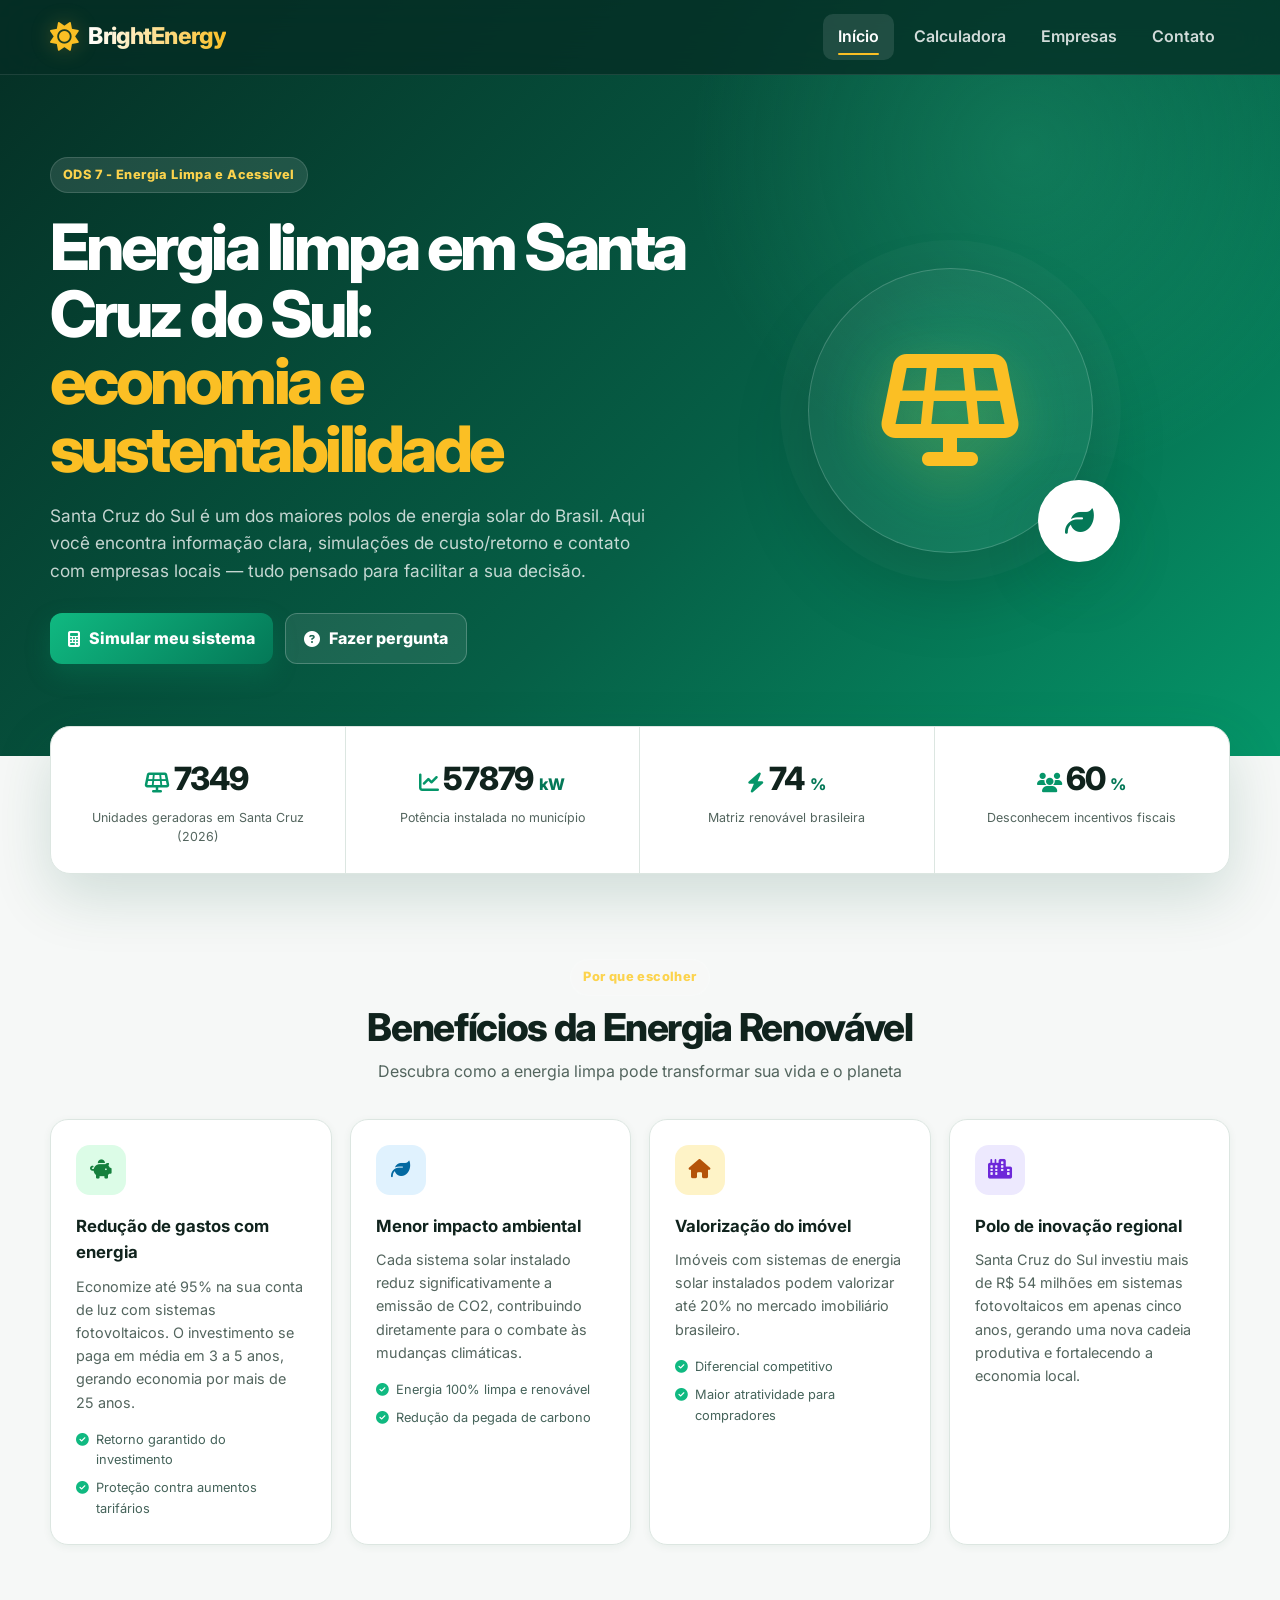
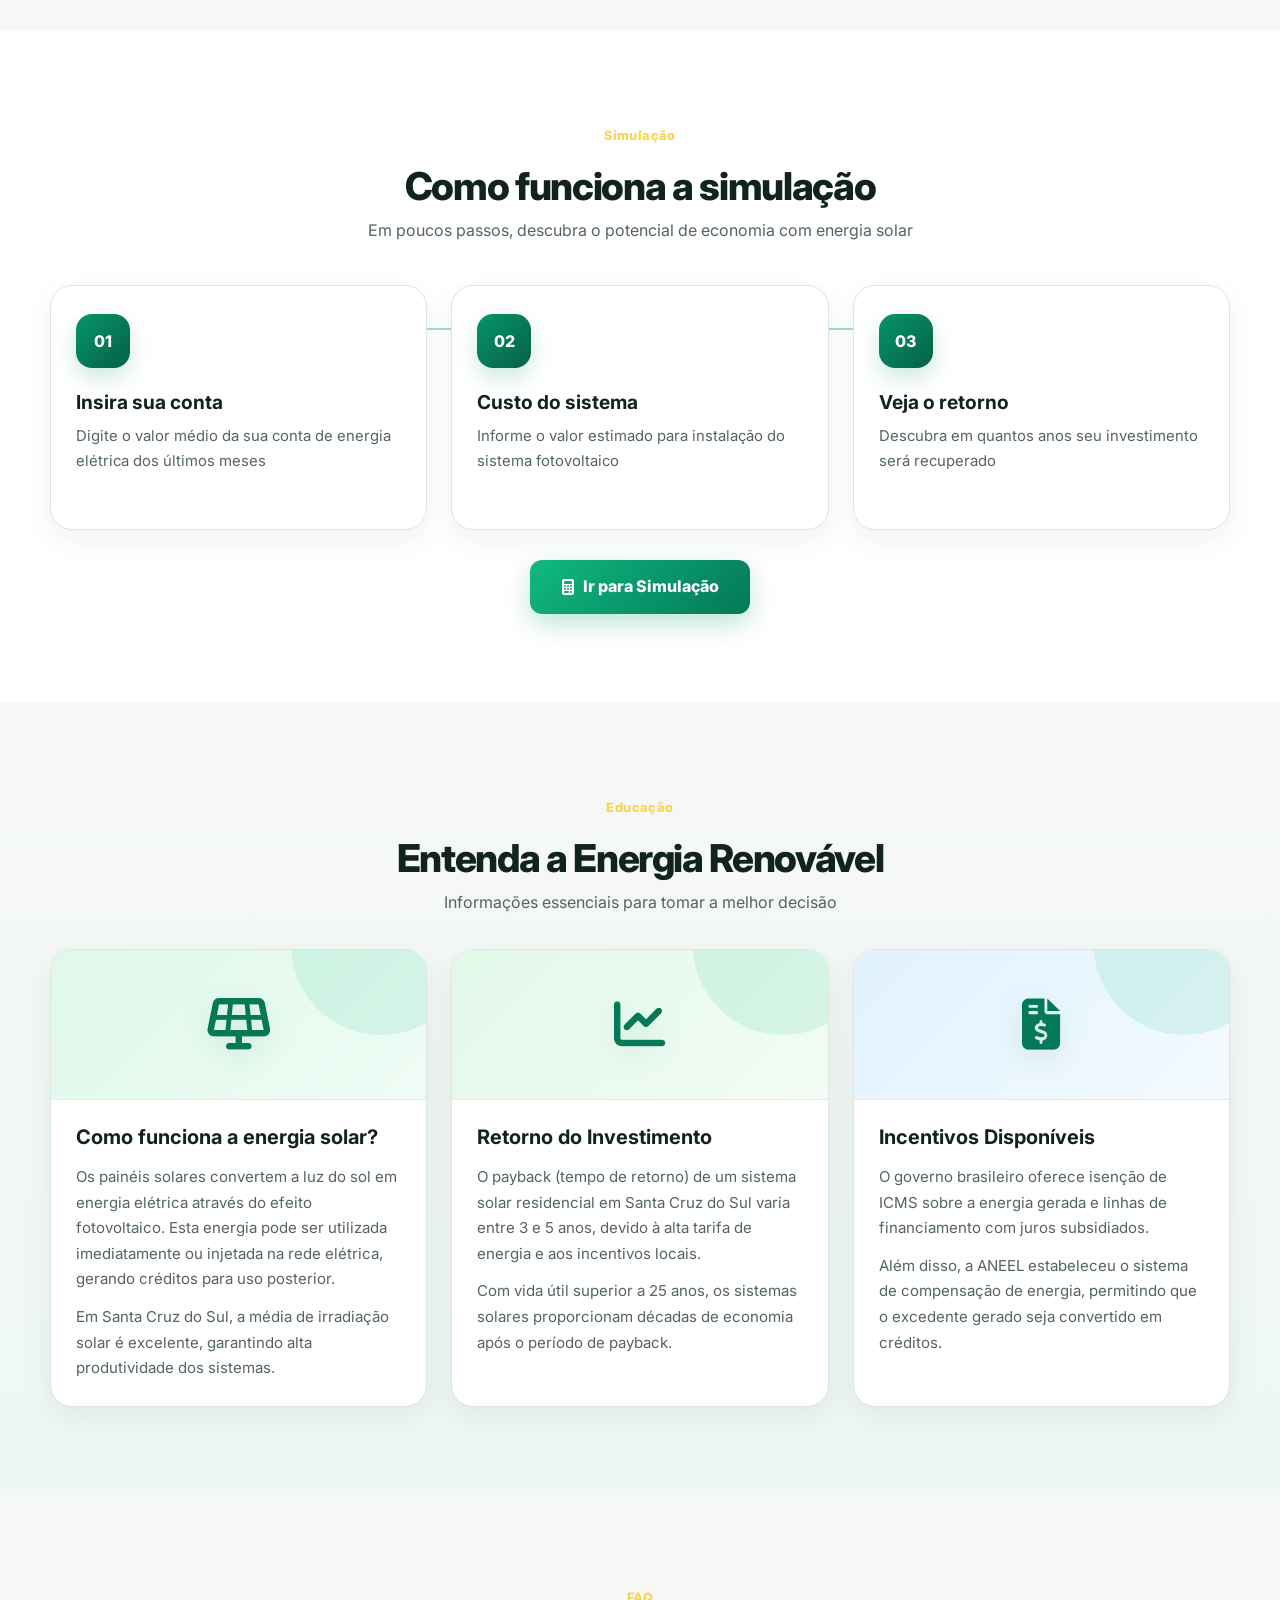
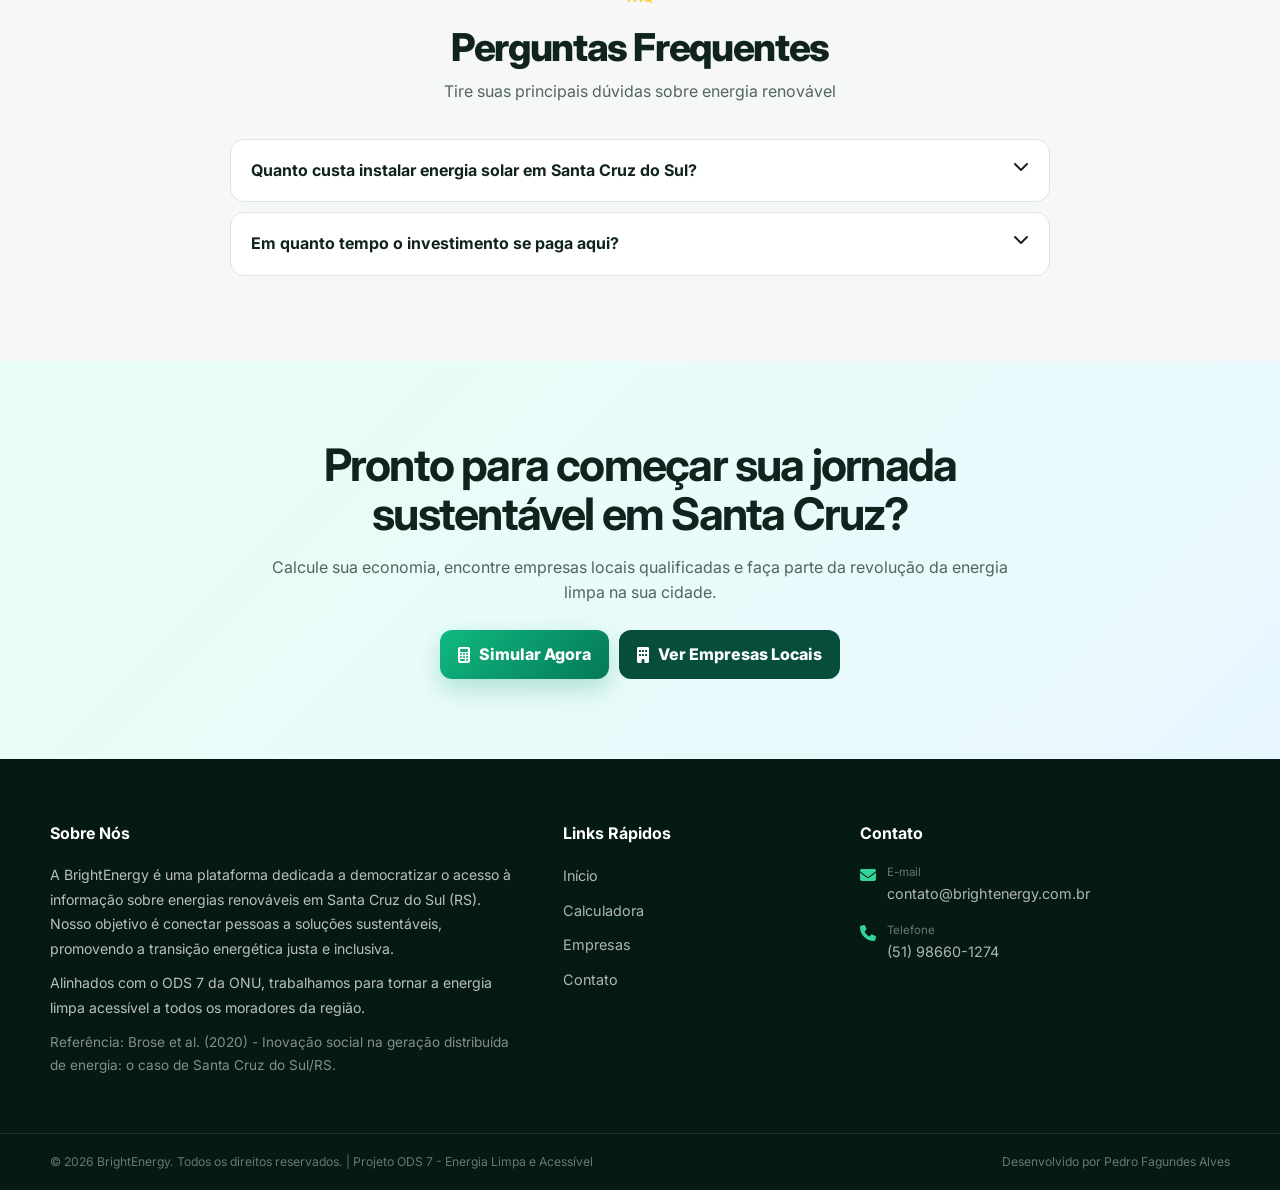
<file: index.html>
<!DOCTYPE html>
<html lang="pt-BR">

<head>
    <meta charset="UTF-8">
    <meta name="viewport" content="width=device-width, initial-scale=1.0">
    <title>BrightEnergy - Energia Limpa em Santa Cruz do Sul</title>
    <link rel="stylesheet" href="css/style.css">
    <link rel="preconnect" href="https://fonts.googleapis.com">
    <link rel="preconnect" href="https://fonts.gstatic.com" crossorigin>
    <link href="https://fonts.googleapis.com/css2?family=Inter:wght@300;400;500;600;700;800&display=swap"
        rel="stylesheet">
    <link rel="stylesheet" href="https://cdnjs.cloudflare.com/ajax/libs/font-awesome/6.5.1/css/all.min.css">
</head>

<body>
    <header class="cabecalho">
        <nav class="navegacao">
            <div class="container navegacao__container">
                <a href="index.html" class="navegacao__logo">
                    <i class="fas fa-sun navegacao__icone-logo"></i>
                    <span class="navegacao__texto-logo">BrightEnergy</span>
                </a>

                <button class="navegacao__menu-mobile" id="botao-menu-mobile" aria-label="Abrir menu">
                    <span class="navegacao__hamburguer"></span>
                </button>

                <ul class="navegacao__menu" id="menu-principal">
                    <li class="navegacao__item">
                        <a href="index.html" class="navegacao__link navegacao__link--ativo">Início</a>
                    </li>
                    <li class="navegacao__item">
                        <a href="calculadora.html" class="navegacao__link">Calculadora</a>
                    </li>
                    <li class="navegacao__item">
                        <a href="empresas.html" class="navegacao__link">Empresas</a>
                    </li>
                    <li class="navegacao__item">
                        <a href="contato.html" class="navegacao__link">Contato</a>
                    </li>
                    <li class="navegacao__item" id="menu-admin-item" style="display:none;">
                        <a href="admin.html" class="navegacao__link">Admin</a>
                    </li>
                </ul>
            </div>
        </nav>

        <section class="hero">
            <div class="container hero__container">
                <div class="hero__conteudo">
                    <span class="hero__etiqueta">ODS 7 - Energia Limpa e Acessível</span>
                    <h1 class="hero__titulo">Energia limpa em Santa Cruz do Sul:<br><span
                            class="hero__destaque">economia e sustentabilidade</span></h1>
                    <p class="hero__descricao">
                        Santa Cruz do Sul é um dos maiores polos de energia solar do Brasil.
                        Aqui você encontra informação clara, simulações de custo/retorno e contato com empresas locais —
                        tudo pensado para facilitar a sua decisão.
                    </p>
                    <div class="hero__botoes">
                        <a href="calculadora.html" class="botao botao--primario">
                            <i class="fas fa-calculator"></i> Simular meu sistema
                        </a>
                        <a href="contato.html" class="botao botao--secundario">
                            <i class="fas fa-question-circle"></i> Fazer pergunta
                        </a>
                    </div>
                </div>
                <div class="hero__imagem">
                    <div class="hero__circulo-principal">
                        <i class="fas fa-solar-panel hero__icone-principal"></i>
                    </div>
                    <div class="hero__circulo-secundario">
                        <i class="fas fa-leaf hero__icone-secundario"></i>
                    </div>
                </div>
            </div>
        </section>
    </header>

    <main>
        <section class="estatisticas">
            <div class="container">
                <div class="estatisticas__grade">
                    <div class="estatisticas__item">
                        <i class="fas fa-solar-panel estatisticas__icone"></i>
                        <span class="estatisticas__numero" data-alvo="8304">0</span>
                        <span class="estatisticas__porcentagem"></span>
                        <p class="estatisticas__rotulo">Unidades geradoras em Santa Cruz (2026)</p>
                    </div>
                    <div class="estatisticas__item">
                        <i class="fas fa-chart-line estatisticas__icone"></i>
                        <span class="estatisticas__numero" data-alvo="65400 kW">0</span>
                        <span class="estatisticas__porcentagem">kW</span>
                        <p class="estatisticas__rotulo">Potência instalada no município</p>
                    </div>
                    <div class="estatisticas__item">
                        <i class="fas fa-bolt estatisticas__icone"></i>
                        <span class="estatisticas__numero" data-alvo="84">0</span>
                        <span class="estatisticas__porcentagem">%</span>
                        <p class="estatisticas__rotulo">Matriz renovável brasileira</p>
                    </div>
                    <div class="estatisticas__item">
                        <i class="fas fa-users estatisticas__icone"></i>
                        <span class="estatisticas__numero" data-alvo="68">0</span>
                        <span class="estatisticas__porcentagem">%</span>
                        <p class="estatisticas__rotulo">Desconhecem incentivos fiscais</p>
                    </div>
                </div>
            </div>
        </section>

        <section class="beneficios" id="beneficios">
            <div class="container">
                <div class="secao__cabecalho">
                    <span class="secao__etiqueta">Por que escolher</span>
                    <h2 class="secao__titulo">Benefícios da Energia Renovável</h2>
                    <p class="secao__descricao">Descubra como a energia limpa pode transformar sua vida e o planeta</p>
                </div>

                <div class="beneficios__grade">
                    <div class="beneficios__cartao" data-animacao="aparecer-esquerda">
                        <div class="beneficios__icone-container beneficios__icone-container--verde">
                            <i class="fas fa-piggy-bank beneficios__icone"></i>
                        </div>
                        <h3 class="beneficios__titulo">Redução de gastos com energia</h3>
                        <p class="beneficios__texto">
                            Economize até 95% na sua conta de luz com sistemas fotovoltaicos.
                            O investimento se paga em média em 3 a 5 anos, gerando economia por mais de 25 anos.
                        </p>
                        <ul class="beneficios__lista">
                            <li class="beneficios__item-lista"><i class="fas fa-check-circle"></i> Retorno garantido do
                                investimento</li>
                            <li class="beneficios__item-lista"><i class="fas fa-check-circle"></i> Proteção contra
                                aumentos tarifários</li>
                        </ul>
                    </div>

                    <div class="beneficios__cartao" data-animacao="aparecer-cima">
                        <div class="beneficios__icone-container beneficios__icone-container--azul">
                            <i class="fas fa-leaf beneficios__icone"></i>
                        </div>
                        <h3 class="beneficios__titulo">Menor impacto ambiental</h3>
                        <p class="beneficios__texto">
                            Cada sistema solar instalado reduz significativamente a emissão de CO2,
                            contribuindo diretamente para o combate às mudanças climáticas.
                        </p>
                        <ul class="beneficios__lista">
                            <li class="beneficios__item-lista"><i class="fas fa-check-circle"></i> Energia 100% limpa e
                                renovável</li>
                            <li class="beneficios__item-lista"><i class="fas fa-check-circle"></i> Redução da pegada de
                                carbono</li>
                        </ul>
                    </div>

                    <div class="beneficios__cartao" data-animacao="aparecer-direita">
                        <div class="beneficios__icone-container beneficios__icone-container--laranja">
                            <i class="fas fa-home beneficios__icone"></i>
                        </div>
                        <h3 class="beneficios__titulo">Valorização do imóvel</h3>
                        <p class="beneficios__texto">
                            Imóveis com sistemas de energia solar instalados podem valorizar
                            até 20% no mercado imobiliário brasileiro.
                        </p>
                        <ul class="beneficios__lista">
                            <li class="beneficios__item-lista"><i class="fas fa-check-circle"></i> Diferencial
                                competitivo</li>
                            <li class="beneficios__item-lista"><i class="fas fa-check-circle"></i> Maior atratividade
                                para compradores</li>
                        </ul>
                    </div>

                    <div class="beneficios__cartao" data-animacao="aparecer-esquerda">
                        <div class="beneficios__icone-container beneficios__icone-container--roxo">
                            <i class="fas fa-city beneficios__icone"></i>
                        </div>
                        <h3 class="beneficios__titulo">Polo de inovação regional</h3>
                        <p class="beneficios__texto">
                            Santa Cruz do Sul investiu mais de R$ 54 milhões em sistemas fotovoltaicos em apenas cinco
                            anos,
                            gerando uma nova cadeia produtiva e fortalecendo a economia local.
                        </p>
                       
                    </div>
                </div>
            </div>
        </section>

        <section class="como-funciona" id="como-funciona">
            <div class="container">
                <div class="secao__cabecalho">
                    <span class="secao__etiqueta">Simulação</span>
                    <h2 class="secao__titulo">Como funciona a simulação</h2>
                    <p class="secao__descricao">Em poucos passos, descubra o potencial de economia com energia solar</p>
                </div>

                <div class="como-funciona__grade">
                    <div class="como-funciona__passo">
                        <div class="como-funciona__numero">01</div>
                        <div class="como-funciona__conteudo">
                            <h3 class="como-funciona__titulo-passo">Insira sua conta</h3>
                            <p class="como-funciona__descricao-passo">Digite o valor médio da sua conta de energia
                                elétrica dos últimos meses</p>
                        </div>
                    </div>
                    <div class="como-funciona__passo">
                        <div class="como-funciona__numero">02</div>
                        <div class="como-funciona__conteudo">
                            <h3 class="como-funciona__titulo-passo">Custo do sistema</h3>
                            <p class="como-funciona__descricao-passo">Informe o valor estimado para instalação do
                                sistema fotovoltaico</p>
                        </div>
                    </div>
                    <div class="como-funciona__passo">
                        <div class="como-funciona__numero">03</div>
                        <div class="como-funciona__conteudo">
                            <h3 class="como-funciona__titulo-passo">Veja o retorno</h3>
                            <p class="como-funciona__descricao-passo">Descubra em quantos anos seu investimento será
                                recuperado</p>
                        </div>
                    </div>
                </div>

                <div class="como-funciona__acao">
                    <a href="calculadora.html" class="botao botao--primario botao--grande">
                        <i class="fas fa-calculator"></i> Ir para Simulação
                    </a>
                </div>
            </div>
        </section>

        <section class="informacoes-educativas">
            <div class="container">
                <div class="secao__cabecalho">
                    <span class="secao__etiqueta">Educação</span>
                    <h2 class="secao__titulo">Entenda a Energia Renovável</h2>
                    <p class="secao__descricao">Informações essenciais para tomar a melhor decisão</p>
                </div>

                <div class="informacoes-educativas__grade">
                    <article class="informacoes-educativas__artigo">
                        <div class="informacoes-educativas__imagem-container">
                            <i class="fas fa-solar-panel informacoes-educativas__imagem-icone"></i>
                        </div>
                        <div class="informacoes-educativas__conteudo">
                            <h3 class="informacoes-educativas__titulo-artigo">Como funciona a energia solar?</h3>
                            <p class="informacoes-educativas__texto-artigo">
                                Os painéis solares convertem a luz do sol em energia elétrica através do efeito
                                fotovoltaico. Esta energia pode ser utilizada imediatamente ou injetada na rede
                                elétrica, gerando créditos para uso posterior.
                            </p>
                            <p class="informacoes-educativas__texto-artigo">
                                Em Santa Cruz do Sul, a média de irradiação solar é excelente, garantindo alta
                                produtividade dos sistemas.
                            </p>
                        </div>
                    </article>

                    <article class="informacoes-educativas__artigo">
                        <div
                            class="informacoes-educativas__imagem-container informacoes-educativas__imagem-container--verde">
                            <i class="fas fa-chart-line informacoes-educativas__imagem-icone"></i>
                        </div>
                        <div class="informacoes-educativas__conteudo">
                            <h3 class="informacoes-educativas__titulo-artigo">Retorno do Investimento</h3>
                            <p class="informacoes-educativas__texto-artigo">
                                O payback (tempo de retorno) de um sistema solar residencial em Santa Cruz do Sul
                                varia entre 3 e 5 anos, devido à alta tarifa de energia e aos incentivos locais.
                            </p>
                            <p class="informacoes-educativas__texto-artigo">
                                Com vida útil superior a 25 anos, os sistemas solares proporcionam
                                décadas de economia após o período de payback.
                            </p>
                        </div>
                    </article>

                    <article class="informacoes-educativas__artigo">
                        <div
                            class="informacoes-educativas__imagem-container informacoes-educativas__imagem-container--azul">
                            <i class="fas fa-file-invoice-dollar informacoes-educativas__imagem-icone"></i>
                        </div>
                        <div class="informacoes-educativas__conteudo">
                            <h3 class="informacoes-educativas__titulo-artigo">Incentivos Disponíveis</h3>
                            <p class="informacoes-educativas__texto-artigo">
                                O governo brasileiro oferece isenção de ICMS sobre a energia gerada e linhas de
                                financiamento
                                com juros subsidiados.
                            </p>
                            <p class="informacoes-educativas__texto-artigo">
                                Além disso, a ANEEL estabeleceu o sistema de compensação de energia,
                                permitindo que o excedente gerado seja convertido em créditos.
                            </p>
                        </div>
                    </article>
                </div>
            </div>
        </section>

        <section class="faq">
            <div class="container">
                <div class="secao__cabecalho">
                    <span class="secao__etiqueta">FAQ</span>
                    <h2 class="secao__titulo">Perguntas Frequentes</h2>
                    <p class="secao__descricao">Tire suas principais dúvidas sobre energia renovável</p>
                </div>

                <div class="faq__lista">
                    <div class="faq__item">
                        <button class="faq__pergunta" aria-expanded="false">
                            <span>Quanto custa instalar energia solar em Santa Cruz do Sul?</span>
                            <i class="fas fa-chevron-down faq__icone"></i>
                        </button>
                        <div class="faq__resposta">
                            <p>O custo médio para um sistema residencial de 3 kWp (que gera cerca de 360 kWh/mês) fica
                                entre R$ 12.000 e R$ 18.000, já incluindo instalação. Empresas locais como a Solled e a
                                Solar Vale oferecem orçamentos gratuitos.</p>
                        </div>
                    </div>

                    <div class="faq__item">
                        <button class="faq__pergunta" aria-expanded="false">
                            <span>Em quanto tempo o investimento se paga aqui?</span>
                            <i class="fas fa-chevron-down faq__icone"></i>
                        </button>
                        <div class="faq__resposta">
                            <p>Na região, o payback médio é de 3 a 5 anos, devido às tarifas elevadas e à boa irradiação
                                solar. A vida útil dos painéis é superior a 25 anos, garantindo economia por décadas.
                            </p>
                        </div>
                    </div>

                </div>
            </div>
        </section>

        <section class="cta">
            <div class="container">
                <div class="cta__conteudo">
                    <h2 class="cta__titulo">Pronto para começar sua jornada sustentável em Santa Cruz?</h2>
                    <p class="cta__descricao">
                        Calcule sua economia, encontre empresas locais qualificadas e faça parte
                        da revolução da energia limpa na sua cidade.
                    </p>
                    <div class="cta__botoes">
                        <a href="calculadora.html" class="botao botao--primario">
                            <i class="fas fa-calculator"></i> Simular Agora
                        </a>
                        <a href="empresas.html" class="botao botao--secundario">
                            <i class="fas fa-building"></i> Ver Empresas Locais
                        </a>
                    </div>
                </div>
            </div>
        </section>
    </main>

    <footer class="rodape">
        <div class="container rodape__container">
            <div class="rodape__esquerda">
                <div class="rodape__sobre">
                    <h3 class="rodape__titulo-sobre">Sobre Nós</h3>
                    <p class="rodape__texto-sobre">
                        A BrightEnergy é uma plataforma dedicada a democratizar o acesso à informação
                        sobre energias renováveis em Santa Cruz do Sul (RS). Nosso objetivo é conectar pessoas a
                        soluções sustentáveis, promovendo a transição energética justa e inclusiva.
                    </p>
                    <p class="rodape__texto-sobre">
                        Alinhados com o ODS 7 da ONU, trabalhamos para tornar a energia limpa
                        acessível a todos os moradores da região.
                    </p>
                    <p class="rodape__texto-sobre" style="font-size:0.85rem; color:rgba(255,255,255,0.5);">
                        Referência: Brose et al. (2020) - Inovação social na geração distribuída de energia: o caso de
                        Santa Cruz do Sul/RS.
                    </p>
                </div>
            </div>

            <div class="rodape__centro">
                <h3 class="rodape__titulo-links">Links Rápidos</h3>
                <ul class="rodape__links">
                    <li class="rodape__item-link"><a href="index.html" class="rodape__link">Início</a></li>
                    <li class="rodape__item-link"><a href="calculadora.html" class="rodape__link">Calculadora</a></li>
                    <li class="rodape__item-link"><a href="empresas.html" class="rodape__link">Empresas</a></li>
                    <li class="rodape__item-link"><a href="contato.html" class="rodape__link">Contato</a></li>
                </ul>
            </div>

            <div class="rodape__direita">
                <h3 class="rodape__titulo-contato">Contato</h3>
                <div class="rodape__info-contato">
                    <div class="rodape__contato-item">
                        <i class="fas fa-envelope rodape__icone-contato"></i>
                        <div>
                            <span class="rodape__rotulo-contato">E-mail</span>
                            <a href="mailto:contato@brightenergy.com.br"
                                class="rodape__link-contato">contato@brightenergy.com.br</a>
                        </div>
                    </div>
                    <div class="rodape__contato-item">
                        <i class="fas fa-phone rodape__icone-contato"></i>
                        <div>
                            <span class="rodape__rotulo-contato">Telefone</span>
                            <a href="tel:+5551986601274" class="rodape__link-contato">(51) 98660-1274</a>
                        </div>
                    </div>
                </div>

            </div>
        </div>

        <div class="rodape__inferior">
            <div class="container rodape__inferior-container">
                <p class="rodape__copyright">&copy; 2026 BrightEnergy. Todos os direitos reservados. | Projeto ODS 7 -
                    Energia Limpa e Acessível</p>
                <p class="rodape__desenvolvedor">Desenvolvido por Pedro Fagundes Alves</p>
            </div>
        </div>
    </footer>

    <script src="js/menu-mobile.js"></script>
    <script src="js/index.js"></script>
    <script src="js/admin-nav.js"></script>
</body>
</body>

</html>
</file>
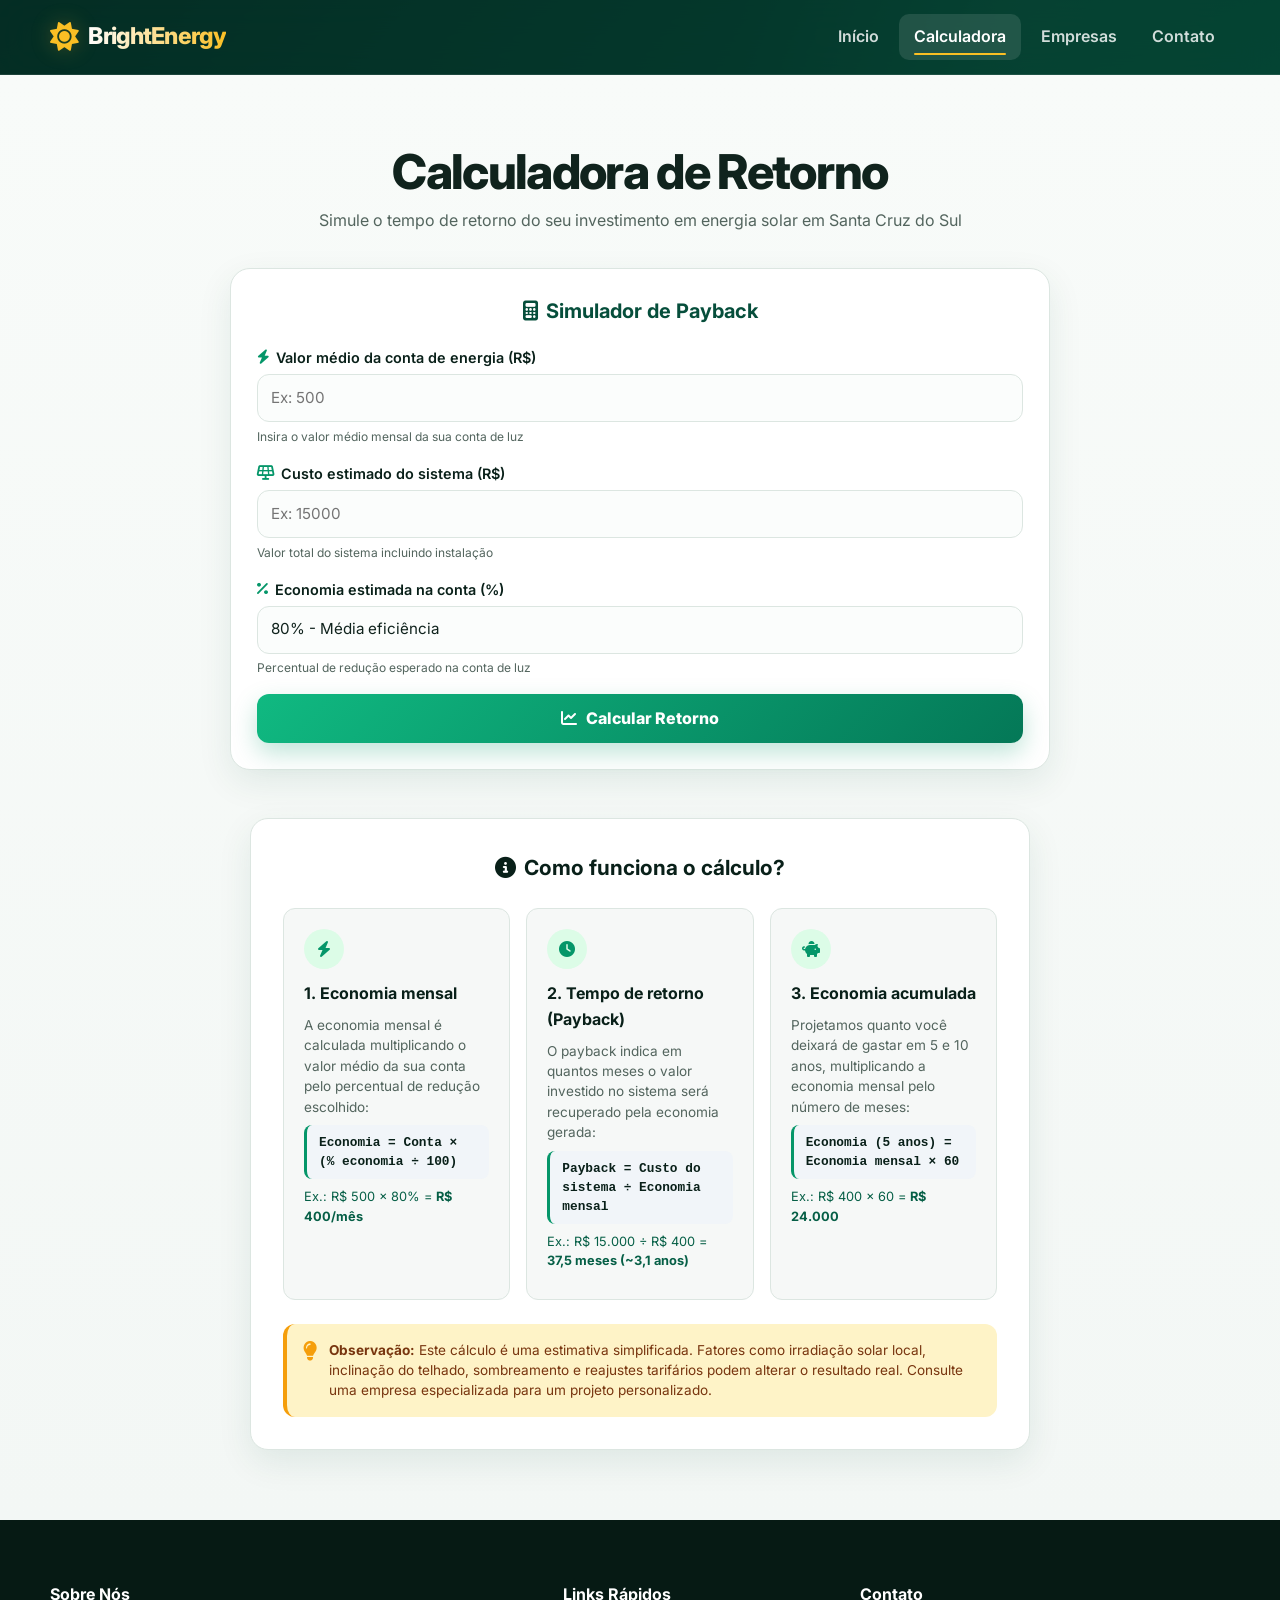
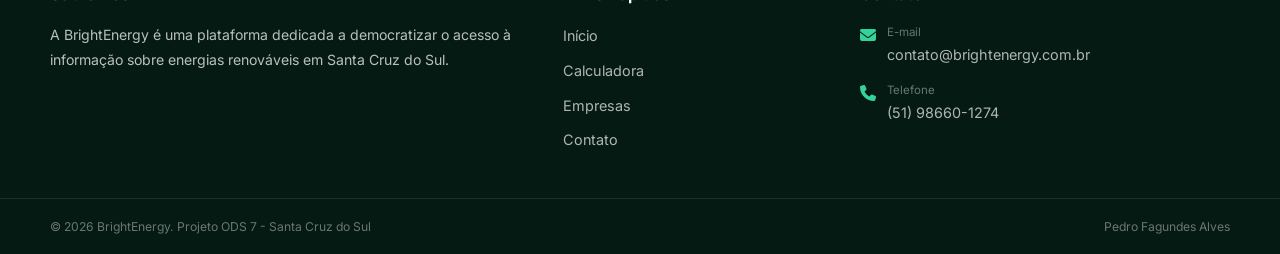
<file: calculadora.html>
<!DOCTYPE html>
<html lang="pt-BR">

<head>
    <meta charset="UTF-8">
    <meta name="viewport" content="width=device-width, initial-scale=1.0">
    <title>Calculadora de Retorno - BrightEnergy</title>
    <link rel="stylesheet" href="css/style.css">
    <link rel="stylesheet" href="css/calculadora.css">
    <link rel="preconnect" href="https://fonts.googleapis.com">
    <link rel="preconnect" href="https://fonts.gstatic.com" crossorigin>
    <link href="https://fonts.googleapis.com/css2?family=Inter:wght@300;400;500;600;700;800&display=swap"
        rel="stylesheet">
    <link rel="stylesheet" href="https://cdnjs.cloudflare.com/ajax/libs/font-awesome/6.5.1/css/all.min.css">
</head>

<body>
    <header class="cabecalho">
        <nav class="navegacao">
            <div class="container navegacao__container">
                <a href="index.html" class="navegacao__logo">
                    <i class="fas fa-sun navegacao__icone-logo"></i>
                    <span class="navegacao__texto-logo">BrightEnergy</span>
                </a>
                <button class="navegacao__menu-mobile" id="botao-menu-mobile" aria-label="Abrir menu">
                    <span class="navegacao__hamburguer"></span>
                </button>
                <ul class="navegacao__menu" id="menu-principal">
                    <li><a href="index.html" class="navegacao__link">Início</a></li>
                    <li><a href="calculadora.html" class="navegacao__link">Calculadora</a></li>
                    <li><a href="empresas.html" class="navegacao__link">Empresas</a></li>
                    <li><a href="contato.html" class="navegacao__link">Contato</a></li>
                    <li id="menu-admin-item" style="display:none;">
                        <a href="admin.html" class="navegacao__link">Admin</a>
                    </li>
                </ul>
            </div>
        </nav>
    </header>

    <main class="calculadora-principal">
        <div class="container">
            <div class="secao__cabecalho secao__cabecalho--pagina">
                <h1 class="secao__titulo secao__titulo--pagina">Calculadora de Retorno</h1>
                <p class="secao__descricao secao__descricao--pagina">
                    Simule o tempo de retorno do seu investimento em energia solar em Santa Cruz do Sul
                </p>
            </div>

            <div class="calculadora__conteudo">
                <div class="calculadora__formulario" id="calculadora-formulario">
                    <div class="calculadora__cartao">
                        <h2 class="calculadora__titulo-formulario">
                            <i class="fas fa-calculator"></i> Simulador de Payback
                        </h2>
                        <form id="formulario-calculadora" class="calculadora__form">
                            <div class="calculadora__campo">
                                <label for="valor-conta" class="calculadora__rotulo">
                                    <i class="fas fa-bolt calculadora__icone-campo"></i>
                                    Valor médio da conta de energia (R$)
                                </label>
                                <input type="number" id="valor-conta" class="calculadora__entrada" placeholder="Ex: 500"
                                    min="0" step="0.01" required>
                                <span class="calculadora__ajuda">Insira o valor médio mensal da sua conta de luz</span>
                            </div>
                            <div class="calculadora__campo">
                                <label for="custo-sistema" class="calculadora__rotulo">
                                    <i class="fas fa-solar-panel calculadora__icone-campo"></i>
                                    Custo estimado do sistema (R$)
                                </label>
                                <input type="number" id="custo-sistema" class="calculadora__entrada"
                                    placeholder="Ex: 15000" min="0" step="0.01" required>
                                <span class="calculadora__ajuda">Valor total do sistema incluindo instalação</span>
                            </div>
                            <div class="calculadora__campo">
                                <label for="economia-percentual" class="calculadora__rotulo">
                                    <i class="fas fa-percentage calculadora__icone-campo"></i>
                                    Economia estimada na conta (%)
                                </label>
                                <select id="economia-percentual" class="calculadora__entrada calculadora__selecao">
                                    <option value="95">95% - Máxima eficiência</option>
                                    <option value="90">90% - Alta eficiência</option>
                                    <option value="80" selected>80% - Média eficiência</option>
                                    <option value="70">70% - Boa eficiência</option>
                                    <option value="60">60% - Eficiência moderada</option>
                                </select>
                                <span class="calculadora__ajuda">Percentual de redução esperado na conta de luz</span>
                            </div>
                            <button type="submit" class="botao botao--primario botao--bloco">
                                <i class="fas fa-chart-line"></i> Calcular Retorno
                            </button>
                        </form>
                    </div>
                </div>

                <div class="calculadora__resultados" id="secao-resultados" style="display: none;">
                    <div class="calculadora__cartao calculadora__cartao--resultado">
                        <h2 class="calculadora__titulo-resultados">
                            <i class="fas fa-chart-pie"></i> Resultados da Simulação
                        </h2>

                        <div class="resultado__grade">
                            <div class="resultado__item resultado__item--destaque">
                                <div class="resultado__icone-container">
                                    <i class="fas fa-clock resultado__icone"></i>
                                </div>
                                <span class="resultado__rotulo">Tempo de Retorno</span>
                                <span class="resultado__valor" id="resultado-payback">--</span>
                                <span class="resultado__unidade">meses</span>
                            </div>

                            <div class="resultado__item">
                                <div class="resultado__icone-container resultado__icone-container--verde">
                                    <i class="fas fa-piggy-bank resultado__icone"></i>
                                </div>
                                <span class="resultado__rotulo">Economia Mensal</span>
                                <span class="resultado__valor" id="resultado-economia-mensal">--</span>
                            </div>
                            <div class="resultado__item">
                                <div class="resultado__icone-container resultado__icone-container--azul">
                                    <i class="fas fa-calendar-alt resultado__icone"></i>
                                </div>
                                <span class="resultado__rotulo">Economia em 5 Anos</span>
                                <span class="resultado__valor" id="resultado-economia-5-anos">--</span>
                            </div>
                            <div class="resultado__item">
                                <div class="resultado__icone-container resultado__icone-container--roxo">
                                    <i class="fas fa-chart-bar resultado__icone"></i>
                                </div>
                                <span class="resultado__rotulo">Economia em 10 Anos</span>
                                <span class="resultado__valor" id="resultado-economia-10-anos">--</span>
                            </div>
                        </div>

                        <div class="resultado__analise" id="resultado-analise"></div>

                        <div class="resultado__acoes">
                            <button id="btn-voltar-calculadora" class="botao botao--secundario botao--pequeno"
                                style="background: #f1f5f9; color: #1e293b; border: 2px solid #94a3b8;">
                                <i class="fas fa-arrow-left"></i> Voltar para a calculadora
                            </button>
                            <button onclick="window.print()" class="botao botao--secundario botao--pequeno">
                                <i class="fas fa-print"></i> Imprimir
                            </button>
                            <a href="empresas.html" class="botao botao--primario botao--pequeno">
                                <i class="fas fa-building"></i> Encontrar Empresas Locais
                            </a>
                        </div>
                    </div>
                </div>
            </div>

            <!-- SEÇÃO "COMO FUNCIONA O CÁLCULO" -->
            <section class="calculadora__explicacao">
                <div class="calculadora__explicacao-cartao">
                    <h2 class="calculadora__explicacao-titulo">
                        <i class="fas fa-info-circle"></i> Como funciona o cálculo?
                    </h2>

                    <div class="calculadora__explicacao-grid">
                        <div class="calculadora__explicacao-item">
                            <div class="calculadora__explicacao-icone"><i class="fas fa-bolt"></i></div>
                            <h3>1. Economia mensal</h3>
                            <p>A economia mensal é calculada multiplicando o valor médio da sua conta pelo percentual de
                                redução escolhido:</p>
                            <p class="calculadora__formula">Economia = Conta × (% economia ÷ 100)</p>
                            <p class="calculadora__exemplo">Ex.: R$ 500 × 80% = <strong>R$ 400/mês</strong></p>
                        </div>

                        <div class="calculadora__explicacao-item">
                            <div class="calculadora__explicacao-icone"><i class="fas fa-clock"></i></div>
                            <h3>2. Tempo de retorno (Payback)</h3>
                            <p>O payback indica em quantos meses o valor investido no sistema será recuperado pela
                                economia gerada:</p>
                            <p class="calculadora__formula">Payback = Custo do sistema ÷ Economia mensal</p>
                            <p class="calculadora__exemplo">Ex.: R$ 15.000 ÷ R$ 400 = <strong>37,5 meses (~3,1
                                    anos)</strong></p>
                        </div>

                        <div class="calculadora__explicacao-item">
                            <div class="calculadora__explicacao-icone"><i class="fas fa-piggy-bank"></i></div>
                            <h3>3. Economia acumulada</h3>
                            <p>Projetamos quanto você deixará de gastar em 5 e 10 anos, multiplicando a economia mensal
                                pelo número de meses:</p>
                            <p class="calculadora__formula">Economia (5 anos) = Economia mensal × 60</p>
                            <p class="calculadora__exemplo">Ex.: R$ 400 × 60 = <strong>R$ 24.000</strong></p>
                        </div>
                    </div>

                    <div class="calculadora__explicacao-observacao">
                        <i class="fas fa-lightbulb"></i>
                        <p><strong>Observação:</strong> Este cálculo é uma estimativa simplificada. Fatores como
                            irradiação solar local, inclinação do telhado, sombreamento e reajustes tarifários podem
                            alterar o resultado real. Consulte uma empresa especializada para um projeto personalizado.
                        </p>
                    </div>
                </div>
            </section>
        </div>
    </main>

    <footer class="rodape">
        <div class="container rodape__container">
            <div class="rodape__esquerda">
                <div class="rodape__sobre">
                    <h3 class="rodape__titulo-sobre">Sobre Nós</h3>
                    <p class="rodape__texto-sobre">A BrightEnergy é uma plataforma dedicada a democratizar o acesso à
                        informação sobre energias renováveis em Santa Cruz do Sul.</p>
                </div>
            </div>
            <div class="rodape__centro">
                <h3 class="rodape__titulo-links">Links Rápidos</h3>
                <ul class="rodape__links">
                    <li><a href="index.html" class="rodape__link">Início</a></li>
                    <li><a href="calculadora.html" class="rodape__link">Calculadora</a></li>
                    <li><a href="empresas.html" class="rodape__link">Empresas</a></li>
                    <li><a href="contato.html" class="rodape__link">Contato</a></li>
                </ul>
            </div>
            <div class="rodape__direita">
                <h3 class="rodape__titulo-contato">Contato</h3>
                <div class="rodape__info-contato">
                    <div class="rodape__contato-item">
                        <i class="fas fa-envelope rodape__icone-contato"></i>
                        <div>
                            <span class="rodape__rotulo-contato">E-mail</span>
                            <a href="mailto:contato@brightenergy.com.br"
                                class="rodape__link-contato">contato@brightenergy.com.br</a>
                        </div>
                    </div>
                    <div class="rodape__contato-item">
                        <i class="fas fa-phone rodape__icone-contato"></i>
                        <div>
                            <span class="rodape__rotulo-contato">Telefone</span>
                            <a href="tel:+5551986601274" class="rodape__link-contato">(51) 98660-1274</a>
                        </div>
                    </div>
                </div>
            </div>
        </div>
        <div class="rodape__inferior">
            <div class="container rodape__inferior-container">
                <p class="rodape__copyright">&copy; 2026 BrightEnergy. Projeto ODS 7 - Santa Cruz do Sul</p>
                <p class="rodape__desenvolvedor">Pedro Fagundes Alves</p>
            </div>
        </div>
    </footer>

    <script src="js/menu-mobile.js"></script>
    <script src="js/calculadora.js"></script>
    <script src="js/admin-nav.js"></script>
</body>
</body>

</html>
</file>
<file: css/style.css>
@import url('https://fonts.googleapis.com/css2?family=Inter:wght@400;500;600;700;800&display=swap');

:root {
    --verde-950:#052e24;
    --verde-900:#064e3b;
    --verde-800:#065f46;
    --verde-700:#047857;
    --verde-600:#059669;
    --verde-500:#10b981;
    --verde-100:#d1fae5;
    --verde-50:#ecfdf5;
    --azul-600:#0284c7;
    --amarelo-400:#fbbf24;
    --amarelo-500:#f59e0b;
    --fundo:#f6f8f7;
    --branco:#fff;
    --texto:#10231d;
    --texto-2:#53655e;
    --borda:#dce6e1;
    --sombra:0 12px 35px rgba(6,78,59,.09);
    --sombra-forte:0 22px 60px rgba(6,78,59,.16);
    --raio:18px;
    --raio-sm:12px;
    --transicao:.25s ease;
    --cor-primaria:var(--verde-600);
    --cor-primaria-clara:#34d399;
    --cor-primaria-escura:var(--verde-800);
    --cor-secundaria:var(--azul-600);
    --cor-secundaria-clara:#38bdf8;
    --cor-acento:var(--amarelo-500);
    --cor-acento-claro:var(--amarelo-400);
    --cor-fundo:var(--fundo);
    --cor-fundo-claro:#fff;
    --cor-fundo-cinza:#eef4f1;
    --cor-fundo-escuro:#071b15;
    --cor-texto:var(--texto);
    --cor-texto-claro:var(--texto-2);
    --cor-texto-branco:#f8fffc;
    --cor-texto-escuro:#092019;
    --cor-borda:var(--borda);
    --cor-borda-escura:#c5d4ce;
    --cor-sucesso:#10b981;
    --cor-erro:#ef4444;
    --cor-info:#3b82f6;
    --cor-alerta:#f59e0b;
    --sombra-suave:0 2px 8px rgba(6,78,59,.06);
    --sombra-media:var(--sombra);
    --sombra-grande:var(--sombra-forte);
    --sombra-xl:0 28px 80px rgba(0,0,0,.2);
    --borda-radius-padrao:var(--raio-sm);
    --borda-radius-pequeno:8px;
    --borda-radius-grande:16px;
    --borda-radius-xl:var(--raio);
    --borda-radius-2xl:26px;
    --borda-radius-redondo:50%;
    --transicao-padrao:var(--transicao);
    --transicao-rapida:.15s ease;
    --transicao-lenta:.45s ease;
    --fonte-principal:'Inter',system-ui,-apple-system,BlinkMacSystemFont,'Segoe UI',sans-serif;
}

*,
*::before,
*::after{box-sizing:border-box;margin:0;padding:0}

html{scroll-behavior:smooth;font-size:16px}
body{
    font-family:var(--fonte-principal);
    background:var(--fundo);
    color:var(--texto);
    line-height:1.6;
    overflow-x:hidden;
    -webkit-font-smoothing:antialiased;
}
body.menu-aberto{overflow:hidden}
a{color:inherit}
button,input,select,textarea{font:inherit}
.container{width:min(1180px,calc(100% - 40px));margin-inline:auto}

/* HEADER + NAV */
.cabecalho{
    position:relative;
    overflow:visible;
    color:#fff;
    background:
        radial-gradient(circle at 80% 20%,rgba(52,211,153,.22),transparent 28%),
        linear-gradient(135deg,var(--verde-950),var(--verde-800) 58%,var(--verde-600));
}
.navegacao{
    position:sticky;
    top:0;
    z-index:1100;
    padding:14px 0;
    background:rgba(5,46,36,.78);
    border-bottom:1px solid rgba(255,255,255,.1);
    backdrop-filter:blur(18px);
    -webkit-backdrop-filter:blur(18px);
}
.navegacao__container{display:flex;align-items:center;justify-content:space-between;gap:24px}
.navegacao__logo{display:flex;align-items:center;gap:10px;text-decoration:none;color:#fff;font-weight:800;font-size:1.45rem;letter-spacing:-.03em;z-index:1102}
.navegacao__icone-logo{font-size:1.8rem;color:var(--amarelo-400);filter:drop-shadow(0 0 10px rgba(251,191,36,.25))}
.navegacao__texto-logo{background:linear-gradient(90deg,#fff,var(--amarelo-400));-webkit-background-clip:text;background-clip:text;color:transparent}
.navegacao__menu{display:flex;align-items:center;gap:5px;list-style:none}
.navegacao__link{display:block;text-decoration:none;color:rgba(255,255,255,.82);padding:10px 15px;border-radius:10px;font-weight:600;transition:var(--transicao);position:relative}
.navegacao__link:hover,.navegacao__link--ativo{color:#fff;background:rgba(255,255,255,.11)}
.navegacao__link--ativo::after{content:'';position:absolute;left:15px;right:15px;bottom:5px;height:2px;border-radius:2px;background:var(--amarelo-400)}

.navegacao__menu-mobile{
    display:none;width:46px;height:46px;border:1px solid rgba(255,255,255,.18);border-radius:12px;
    background:rgba(255,255,255,.08);cursor:pointer;position:relative;z-index:1200;align-items:center;justify-content:center
}
.navegacao__hamburguer,.navegacao__hamburguer::before,.navegacao__hamburguer::after{
    display:block;width:23px;height:2px;background:#fff;border-radius:5px;transition:.25s
}
.navegacao__hamburguer{position:relative}
.navegacao__hamburguer::before,.navegacao__hamburguer::after{content:'';position:absolute;left:0}
.navegacao__hamburguer::before{top:-7px}
.navegacao__hamburguer::after{top:7px}
.navegacao__menu-mobile--ativo .navegacao__hamburguer{background:transparent}
.navegacao__menu-mobile--ativo .navegacao__hamburguer::before{top:0;transform:rotate(45deg)}
.navegacao__menu-mobile--ativo .navegacao__hamburguer::after{top:0;transform:rotate(-45deg)}
.menu-overlay{
    position:fixed;inset:0;background:rgba(2,20,15,.62);opacity:0;visibility:hidden;pointer-events:none;
    transition:.25s;z-index:1050;backdrop-filter:blur(2px)
}
.menu-overlay--visivel{opacity:1;visibility:visible;pointer-events:auto}

/* HERO */
.hero{padding:82px 0 92px;position:relative}
.hero__container{display:flex;align-items:center;gap:70px}
.hero__conteudo{flex:1;max-width:650px}
.hero__etiqueta,.secao__etiqueta{
    display:inline-flex;align-items:center;gap:7px;padding:7px 12px;border-radius:999px;
    background:rgba(255,255,255,.11);border:1px solid rgba(255,255,255,.14);color:#fcd34d;
    font-size:.8rem;font-weight:800;letter-spacing:.03em
}
.hero__titulo{font-size:clamp(2.35rem,5vw,4.2rem);line-height:1.05;letter-spacing:-.055em;margin:20px 0;color:#fff;font-weight:800}
.hero__destaque{color:var(--amarelo-400)}
.hero__descricao{font-size:1.08rem;color:rgba(255,255,255,.77);max-width:610px;margin-bottom:28px}
.hero__botoes{display:flex;gap:12px;flex-wrap:wrap}
.hero__imagem{flex:0 0 360px;min-height:360px;position:relative;display:grid;place-items:center}
.hero__circulo-principal{width:285px;height:285px;border-radius:50%;display:grid;place-items:center;background:radial-gradient(circle,rgba(52,211,153,.28),rgba(255,255,255,.06) 65%);border:1px solid rgba(255,255,255,.18);box-shadow:0 0 0 28px rgba(255,255,255,.025),0 35px 80px rgba(0,0,0,.16)}
.hero__icone-principal{font-size:7rem;color:#fbbf24;filter:drop-shadow(0 14px 25px rgba(251,191,36,.22))}
.hero__circulo-secundario{position:absolute;right:10px;bottom:28px;width:82px;height:82px;border-radius:50%;display:grid;place-items:center;background:#fff;color:var(--verde-700);box-shadow:var(--sombra-forte);font-size:1.8rem}

/* BUTTONS / SECTIONS */
.botao{display:inline-flex;align-items:center;justify-content:center;gap:9px;border:0;border-radius:12px;padding:12px 18px;text-decoration:none;font-weight:800;cursor:pointer;transition:var(--transicao)}
.botao:hover{transform:translateY(-2px)}
.botao--primario{background:linear-gradient(135deg,var(--verde-500),var(--verde-700));color:#fff;box-shadow:0 10px 25px rgba(5,150,105,.25)}
.botao--secundario{background:rgba(255,255,255,.09);border:1px solid rgba(255,255,255,.22);color:#fff}
.botao--bloco{width:100%}
.secao__cabecalho{text-align:center;max-width:720px;margin:0 auto 34px}
.secao__cabecalho--pagina{padding-top:42px}
.secao__cabecalho--pagina .secao__etiqueta{background:var(--verde-50);border-color:var(--verde-100);color:var(--verde-800)}
.secao__titulo{font-size:clamp(1.8rem,3vw,2.55rem);line-height:1.12;letter-spacing:-.035em;margin:10px 0;font-weight:800;color:var(--texto)}
.secao__titulo--pagina{font-size:clamp(2rem,4vw,3rem)}
.secao__descricao{color:var(--texto-2);font-size:1rem}
.secao__descricao--pagina{max-width:720px;margin:auto}

/* STATISTICS */
.estatisticas{margin-top:-30px;position:relative;z-index:5}
.estatisticas__grade{display:grid;grid-template-columns:repeat(4,1fr);background:#fff;border:1px solid var(--borda);border-radius:20px;box-shadow:var(--sombra-forte);overflow:hidden}
.estatisticas__item{padding:26px 18px;text-align:center;border-right:1px solid var(--borda)}
.estatisticas__item:last-child{border-right:0}
.estatisticas__icone{font-size:1.25rem;color:var(--verde-600);margin-bottom:7px}
.estatisticas__numero{font-size:2rem;font-weight:800;letter-spacing:-.04em;color:var(--texto)}
.estatisticas__porcentagem{font-weight:800;color:var(--verde-700);margin-left:2px}
.estatisticas__rotulo{font-size:.78rem;color:var(--texto-2);margin-top:3px}

/* GENERIC CARDS / HOME */
.beneficios,.como-funciona,.depoimentos,.faq{padding:85px 0}
.beneficios__grade{display:grid;grid-template-columns:repeat(4,1fr);gap:18px}
.beneficios__cartao{background:#fff;border:1px solid var(--borda);border-radius:var(--raio);padding:25px;box-shadow:var(--sombra-suave);transition:var(--transicao)}
.beneficios__cartao:hover{transform:translateY(-6px);box-shadow:var(--sombra);border-color:#b8d8ca}
.beneficios__icone-container{width:50px;height:50px;border-radius:14px;display:grid;place-items:center;margin-bottom:18px;font-size:1.2rem}
.beneficios__icone-container--verde{background:#dcfce7;color:#15803d}
.beneficios__icone-container--azul{background:#e0f2fe;color:#0369a1}
.beneficios__icone-container--laranja{background:#fef3c7;color:#b45309}
.beneficios__icone-container--roxo{background:#ede9fe;color:#6d28d9}
.beneficios__titulo{font-size:1.05rem;margin-bottom:9px;color:var(--texto)}
.beneficios__texto{font-size:.9rem;color:var(--texto-2)}
.beneficios__lista{list-style:none;margin-top:16px;display:grid;gap:8px}
.beneficios__item-lista{font-size:.8rem;color:#45635a;display:flex;gap:7px}
.beneficios__item-lista i{color:var(--verde-500);margin-top:4px}

/* FOOTER */
.rodape{background:#061a14;color:rgba(255,255,255,.72);padding-top:62px}
.rodape__container{display:grid;grid-template-columns:1.5fr .8fr 1.2fr;gap:50px;padding-bottom:45px}
.rodape__titulo-sobre,.rodape__titulo-links,.rodape__titulo-contato{color:#fff;font-size:1rem;margin-bottom:16px}
.rodape__texto-sobre{font-size:.88rem;line-height:1.75;margin-bottom:10px}
.rodape__links{list-style:none;display:grid;gap:9px}
.rodape__link,.rodape__link-contato{color:rgba(255,255,255,.68);text-decoration:none;font-size:.9rem;transition:var(--transicao)}
.rodape__link:hover,.rodape__link-contato:hover{color:#6ee7b7}
.rodape__info-contato{display:grid;gap:14px}
.rodape__contato-item{display:flex;gap:11px;align-items:flex-start}
.rodape__icone-contato{color:#34d399;margin-top:4px}
.rodape__rotulo-contato{display:block;font-size:.72rem;color:rgba(255,255,255,.4)}
.rodape__redes-sociais{margin-top:20px}
.rodape__titulo-redes{font-size:.75rem;color:rgba(255,255,255,.45);margin-bottom:8px}
.rodape__icones-redes{display:flex;gap:8px}
.rodape__rede-social{width:38px;height:38px;border-radius:11px;background:rgba(255,255,255,.08);display:grid;place-items:center;text-decoration:none;color:#fff;transition:var(--transicao)}
.rodape__rede-social:hover{background:var(--verde-600);transform:translateY(-3px)}
.rodape__inferior{border-top:1px solid rgba(255,255,255,.09);padding:18px 0}
.rodape__inferior-container{display:flex;justify-content:space-between;gap:20px;font-size:.76rem;color:rgba(255,255,255,.4)}

/* OTHER HOME SECTIONS */
.como-funciona__grade,.depoimentos__grade{display:grid;grid-template-columns:repeat(3,1fr);gap:18px}
.como-funciona__cartao,.depoimentos__cartao{background:#fff;border:1px solid var(--borda);border-radius:var(--raio);padding:25px;box-shadow:var(--sombra-suave)}
.faq__lista{max-width:820px;margin:auto;display:grid;gap:10px}
.faq__item{background:#fff;border:1px solid var(--borda);border-radius:14px;overflow:hidden}
.faq__pergunta{width:100%;padding:18px 20px;background:none;border:0;display:flex;justify-content:space-between;gap:15px;text-align:left;font-weight:700;color:var(--texto);cursor:pointer}
.faq__resposta{max-height:0;overflow:hidden;transition:max-height .3s ease;padding:0 20px;color:var(--texto-2)}
.faq__item--ativo .faq__resposta{max-height:250px;padding-bottom:18px}
.faq__icone{transition:.25s}
.faq__item--ativo .faq__icone{transform:rotate(180deg)}
.cta{padding:80px 0;background:linear-gradient(135deg,#e9fff5,#e8f7ff)}
.cta__conteudo{max-width:760px;margin:auto;text-align:center}
.cta__titulo{font-size:clamp(1.8rem,4vw,2.8rem);line-height:1.1;color:var(--texto);letter-spacing:-.04em}
.cta__descricao{color:var(--texto-2);margin:15px auto 24px}
.cta__botoes{display:flex;justify-content:center;gap:10px;flex-wrap:wrap}
.cta .botao--secundario{background:var(--verde-900);border:0}

/* ANIMATIONS */
@keyframes aparecer-cima{from{opacity:0;transform:translateY(20px)}to{opacity:1;transform:translateY(0)}}
@keyframes aparecer-esquerda{from{opacity:0;transform:translateX(-20px)}to{opacity:1;transform:translateX(0)}}
@keyframes aparecer-direita{from{opacity:0;transform:translateX(20px)}to{opacity:1;transform:translateX(0)}}
.animado-aparecer{animation:aparecer-cima .6s ease both}

/* RESPONSIVE NAV + HOME */
@media (max-width:900px){
    .container{width:min(100% - 28px,760px)}
    .navegacao__menu-mobile{display:flex}
    .navegacao__menu{
        position:fixed;top:0;right:-110%;width:min(340px,88vw);height:100dvh;
        flex-direction:column;align-items:stretch;gap:8px;padding:100px 22px 30px;
        background:linear-gradient(180deg,#052e24,#071b15);box-shadow:-25px 0 60px rgba(0,0,0,.28);
        transition:right .3s ease;z-index:1150;overflow-y:auto
    }
    .navegacao__menu--aberto{right:0}
    .navegacao__link{padding:14px 16px;font-size:1rem}
    .navegacao__link--ativo::after{left:16px;right:auto;width:28px;bottom:7px}
    .hero{padding:58px 0 76px}
    .hero__container{gap:35px}
    .hero__imagem{flex-basis:300px;min-height:300px}
    .hero__circulo-principal{width:235px;height:235px}
    .hero__icone-principal{font-size:5.5rem}
    .estatisticas__grade{grid-template-columns:repeat(2,1fr)}
    .estatisticas__item:nth-child(2){border-right:0}
    .estatisticas__item:nth-child(-n+2){border-bottom:1px solid var(--borda)}
    .beneficios__grade{grid-template-columns:repeat(2,1fr)}
    .rodape__container{grid-template-columns:1fr 1fr;gap:30px}
    .rodape__esquerda{grid-column:1/-1}
}
@media (max-width:640px){
    .container{width:min(100% - 22px,560px)}
    .navegacao{padding:10px 0}
    .navegacao__logo{font-size:1.22rem}
    .navegacao__icone-logo{font-size:1.5rem}
    .hero{padding:48px 0 65px}
    .hero__container{flex-direction:column;align-items:flex-start}
    .hero__conteudo{max-width:none}
    .hero__titulo{font-size:2.35rem}
    .hero__descricao{font-size:.98rem}
    .hero__botoes{width:100%;flex-direction:column}
    .hero__botoes .botao{width:100%}
    .hero__imagem{align-self:center;min-height:245px;flex-basis:auto;width:100%}
    .hero__circulo-principal{width:205px;height:205px}
    .hero__icone-principal{font-size:4.7rem}
    .hero__circulo-secundario{right:18%;bottom:4px;width:65px;height:65px}
    .estatisticas{margin-top:-20px}
    .estatisticas__grade{grid-template-columns:1fr}
    .estatisticas__item{border-right:0!important;border-bottom:1px solid var(--borda)}
    .estatisticas__item:last-child{border-bottom:0}
    .beneficios,.como-funciona,.depoimentos,.faq{padding:62px 0}
    .beneficios__grade,.como-funciona__grade,.depoimentos__grade{grid-template-columns:1fr}
    .secao__cabecalho--pagina{padding-top:28px}
    .secao__titulo--pagina{font-size:2rem}
    .rodape__container{grid-template-columns:1fr}
    .rodape__esquerda{grid-column:auto}
    .rodape__inferior-container{flex-direction:column;text-align:center}
}
@media (prefers-reduced-motion:reduce){
    *,*::before,*::after{scroll-behavior:auto!important;animation:none!important;transition:none!important}
}

/* =========================================================
   AJUSTES DA PÁGINA INICIAL
   Educação, Simulação e Depoimentos
========================================================= */

/* EDUCAÇÃO */
.informacoes-educativas {
    padding: 88px 0;
    background: linear-gradient(180deg, #f6f8f7 0%, #eef7f2 100%);
}

.informacoes-educativas__grade {
    display: grid;
    grid-template-columns: repeat(3, minmax(0, 1fr));
    gap: 24px;
}

.informacoes-educativas__artigo {
    display: flex;
    flex-direction: column;
    min-height: 100%;
    background: #ffffff;
    border: 1px solid var(--borda);
    border-radius: 22px;
    overflow: hidden;
    box-shadow: 0 10px 30px rgba(6, 78, 59, .08);
    transition: transform .25s ease, box-shadow .25s ease, border-color .25s ease;
}

.informacoes-educativas__artigo:hover {
    transform: translateY(-7px);
    border-color: #b9d9ca;
    box-shadow: 0 20px 45px rgba(6, 78, 59, .13);
}

.informacoes-educativas__imagem-container {
    width: 100%;
    height: 150px;
    display: grid;
    place-items: center;
    background: linear-gradient(135deg, #dff8eb, #effcf5);
    border-bottom: 1px solid #e0eee7;
    position: relative;
    overflow: hidden;
}

.informacoes-educativas__imagem-container::before {
    content: '';
    position: absolute;
    width: 180px;
    height: 180px;
    border-radius: 50%;
    background: rgba(16, 185, 129, .12);
    top: -95px;
    right: -45px;
}

.informacoes-educativas__imagem-container--verde {
    background: linear-gradient(135deg, #e1f8e9, #f3fcf5);
}

.informacoes-educativas__imagem-container--azul {
    background: linear-gradient(135deg, #e0f2fe, #f4faff);
}

.informacoes-educativas__imagem-icone {
    position: relative;
    z-index: 1;
    font-size: 3.2rem;
    color: var(--verde-700);
    filter: drop-shadow(0 8px 14px rgba(6, 95, 70, .12));
}

.informacoes-educativas__conteudo {
    display: flex;
    flex-direction: column;
    flex: 1;
    padding: 25px;
}

.informacoes-educativas__titulo-artigo {
    font-size: 1.25rem;
    line-height: 1.25;
    color: var(--texto);
    margin-bottom: 14px;
}

.informacoes-educativas__texto-artigo {
    color: var(--texto-2);
    font-size: .94rem;
    line-height: 1.7;
    margin-bottom: 12px;
}

.informacoes-educativas__texto-artigo:last-child {
    margin-bottom: 0;
}

/* SIMULAÇÃO */
.como-funciona {
    padding: 88px 0;
    background: #ffffff;
}

.como-funciona__grade {
    position: relative;
    display: grid;
    grid-template-columns: repeat(3, minmax(0, 1fr));
    gap: 24px;
    margin-top: 42px;
}

.como-funciona__grade::before {
    content: '';
    position: absolute;
    top: 43px;
    left: 15%;
    right: 15%;
    height: 2px;
    background: linear-gradient(90deg, #b7ead5, #86d8b8, #b7ead5);
    z-index: 0;
}

.como-funciona__passo {
    position: relative;
    z-index: 1;
    background: #ffffff;
    border: 1px solid var(--borda);
    border-radius: 22px;
    padding: 28px 25px 26px;
    min-height: 245px;
    box-shadow: 0 10px 28px rgba(6, 78, 59, .07);
    transition: transform .25s ease, box-shadow .25s ease, border-color .25s ease;
}

.como-funciona__passo:hover {
    transform: translateY(-7px);
    border-color: #a9d7c1;
    box-shadow: 0 18px 38px rgba(6, 78, 59, .12);
}

.como-funciona__numero {
    width: 54px;
    height: 54px;
    display: grid;
    place-items: center;
    margin-bottom: 22px;
    border-radius: 16px;
    background: linear-gradient(135deg, var(--verde-600), var(--verde-800));
    color: #ffffff;
    font-size: 1rem;
    font-weight: 800;
    box-shadow: 0 10px 22px rgba(5, 150, 105, .2);
}

.como-funciona__titulo-passo {
    font-size: 1.2rem;
    line-height: 1.25;
    margin-bottom: 10px;
    color: var(--texto);
}

.como-funciona__descricao-passo {
    color: var(--texto-2);
    line-height: 1.65;
    font-size: .93rem;
}

.como-funciona__acao {
    display: flex;
    justify-content: center;
    margin-top: 30px;
}

.botao--grande {
    padding: 14px 24px;
    min-width: 220px;
}

/* DEPOIMENTOS */
.depoimentos {
    padding: 88px 0;
    background: linear-gradient(180deg, #f7faf8 0%, #eef6f2 100%);
}

.depoimentos__grade {
    display: grid;
    grid-template-columns: repeat(3, minmax(0, 1fr));
    gap: 24px;
}

.depoimentos__cartao {
    display: flex;
    flex-direction: column;
    min-height: 310px;
    padding: 28px;
    border-radius: 22px;
    background: #ffffff;
    border: 1px solid var(--borda);
    box-shadow: 0 10px 30px rgba(6, 78, 59, .07);
    transition: transform .25s ease, box-shadow .25s ease;
}

.depoimentos__cartao:hover {
    transform: translateY(-6px);
    box-shadow: 0 18px 40px rgba(6, 78, 59, .12);
}

.depoimentos__estrelas {
    display: flex;
    gap: 5px;
    margin-bottom: 18px;
}

.depoimentos__estrelas i {
    color: #fbbf24 !important;
    font-size: 1.15rem;
    filter: drop-shadow(0 3px 5px rgba(251, 191, 36, .18));
}

.depoimentos__texto {
    flex: 1;
    color: var(--texto-2);
    font-size: .98rem;
    line-height: 1.7;
    margin-bottom: 24px;
}

.depoimentos__autor {
    display: flex;
    align-items: center;
    gap: 12px;
    padding-top: 17px;
    border-top: 1px solid #e8efeb;
}

.depoimentos__avatar {
    width: 44px;
    height: 44px;
    flex: 0 0 44px;
    display: grid;
    place-items: center;
    border-radius: 50%;
    background: #dff7eb;
    color: var(--verde-800);
    font-size: .8rem;
    font-weight: 800;
}

.depoimentos__avatar--verde {
    background: #dff7eb;
}

.depoimentos__avatar--laranja {
    background: #fff0cf;
    color: #a16207;
}

.depoimentos__info-autor {
    display: flex;
    flex-direction: column;
    gap: 1px;
}

.depoimentos__nome-autor {
    color: var(--texto);
    font-size: .95rem;
}

.depoimentos__cidade-autor {
    color: var(--texto-2);
    font-size: .8rem;
}

/* RESPONSIVIDADE DAS NOVAS SEÇÕES */
@media (max-width: 900px) {
    .informacoes-educativas__grade,
    .depoimentos__grade {
        grid-template-columns: repeat(2, minmax(0, 1fr));
    }

    .como-funciona__grade {
        grid-template-columns: 1fr;
        gap: 18px;
    }

    .como-funciona__grade::before {
        display: none;
    }
}

@media (max-width: 640px) {
    .informacoes-educativas,
    .como-funciona,
    .depoimentos {
        padding: 65px 0;
    }

    .informacoes-educativas__grade,
    .depoimentos__grade {
        grid-template-columns: 1fr;
    }

    .informacoes-educativas__imagem-container {
        height: 130px;
    }

    .informacoes-educativas__conteudo,
    .como-funciona__passo,
    .depoimentos__cartao {
        padding: 22px;
    }

    .como-funciona__passo {
        min-height: auto;
    }
}
</file>
<file: css/calculadora.css>
/* ============================================
   CALCULADORA - COMPACTA E CENTRALIZADA
   ============================================ */
.calculadora-principal {
    padding: 2rem 0 4rem;
    min-height: calc(100vh - 200px);
}

.calculadora__conteudo {
    max-width: 780px;
    margin: 0 auto;
    display: flex;
    flex-direction: column;
    align-items: center;
    gap: 1.5rem;
}

.calculadora__formulario,
.calculadora__resultados {
    width: 100%;
}

.calculadora__cartao {
    background: var(--cor-fundo-claro);
    border-radius: var(--borda-radius-xl);
    padding: 1.5rem;
    border: 1px solid var(--cor-borda);
    box-shadow: var(--sombra-media);
    width: 100%;
    box-sizing: border-box;
}

.calculadora__cartao--resultado {
    border: 2px solid var(--cor-primaria);
}

.calculadora__titulo-formulario,
.calculadora__titulo-resultados {
    font-size: 1.2rem;
    font-weight: 700;
    color: var(--cor-texto-escuro);
    margin-bottom: 1.2rem;
    display: flex;
    align-items: center;
    gap: 0.5rem;
    justify-content: center;
}

.calculadora__form {
    display: flex;
    flex-direction: column;
    gap: 1rem;
}

.calculadora__campo {
    display: flex;
    flex-direction: column;
    gap: 0.3rem;
}

.calculadora__rotulo {
    font-weight: 600;
    color: var(--cor-texto-escuro);
    font-size: 0.9rem;
    display: flex;
    align-items: center;
    gap: 0.4rem;
}

.calculadora__icone-campo {
    color: var(--cor-primaria);
    font-size: 0.9rem;
}

.calculadora__entrada {
    padding: 0.65rem 0.8rem;
    border: 2px solid var(--cor-borda);
    border-radius: var(--borda-radius-padrao);
    font-size: 0.95rem;
    font-family: var(--fonte-principal);
    transition: var(--transicao-padrao);
    background: var(--cor-fundo);
    color: var(--cor-texto);
    width: 100%;
    box-sizing: border-box;
}

.calculadora__entrada:focus {
    outline: none;
    border-color: var(--cor-primaria);
    box-shadow: 0 0 0 3px rgba(22, 163, 74, 0.1);
}

.calculadora__selecao {
    cursor: pointer;
    appearance: none;
    -webkit-appearance: none;
    background-image: url("data:image/svg+xml,%3Csvg xmlns='http://www.w3.org/2000/svg' width='12' height='12' fill='%231e293b' viewBox='0 0 16 16'%3E%3Cpath d='M8 11L3 6h10l-5 5z'/%3E%3C/svg%3E");
    background-repeat: no-repeat;
    background-position: right 0.8rem center;
    padding-right: 2rem;
}

.calculadora__ajuda {
    font-size: 0.75rem;
    color: var(--cor-texto-claro);
}

/* ============================================
   RESULTADOS - GRADE 3 COLUNAS LADO A LADO
   ============================================ */
.resultado__grade {
    display: grid;
    grid-template-columns: repeat(3, 1fr);
    gap: 0.8rem;
    margin-bottom: 1.2rem;
}

.resultado__item--destaque {
    grid-column: 1 / -1;
    background: linear-gradient(135deg, #dcfce7, #f0fdf4);
    border-color: var(--cor-primaria-clara);
}

.resultado__item {
    text-align: center;
    padding: 0.8rem 0.5rem;
    background: var(--cor-fundo);
    border-radius: var(--borda-radius-padrao);
    border: 1px solid var(--cor-borda);
}

.resultado__icone-container {
    width: 36px;
    height: 36px;
    border-radius: 50%;
    background: #dcfce7;
    display: flex;
    align-items: center;
    justify-content: center;
    margin: 0 auto 0.4rem;
}

.resultado__icone-container--verde {
    background: #dcfce7;
}

.resultado__icone-container--azul {
    background: #dbeafe;
}

.resultado__icone-container--roxo {
    background: #ede9fe;
}

.resultado__icone {
    font-size: 0.9rem;
    color: var(--cor-primaria);
}

.resultado__rotulo {
    display: block;
    font-size: 0.7rem;
    color: var(--cor-texto-claro);
    margin-bottom: 0.2rem;
    text-transform: uppercase;
    letter-spacing: 0.03em;
}

.resultado__valor {
    display: block;
    font-size: 1.1rem;
    font-weight: 800;
    color: var(--cor-texto-escuro);
    margin-bottom: 0.1rem;
}

.resultado__item--destaque .resultado__valor {
    font-size: 1.6rem;
    color: var(--cor-primaria);
}

.resultado__unidade {
    font-size: 0.7rem;
    color: var(--cor-texto-claro);
}

.resultado__analise {
    background: var(--cor-fundo-cinza);
    border-radius: var(--borda-radius-padrao);
    padding: 0.8rem 1rem;
    margin-bottom: 1.2rem;
    border-left: 4px solid var(--cor-primaria);
}

.resultado__analise p {
    color: var(--cor-texto);
    line-height: 1.6;
    margin-bottom: 0.3rem;
    font-size: 0.9rem;
}

.resultado__analise p:last-child {
    margin-bottom: 0;
}

.resultado__acoes {
    display: flex;
    gap: 0.8rem;
    flex-wrap: wrap;
    justify-content: center;
}

.botao--pequeno {
    padding: 0.4rem 0.8rem;
    font-size: 0.8rem;
}

/* ============================================
   EXPLICAÇÃO DO CÁLCULO
   ============================================ */
.calculadora__explicacao {
    margin-top: 3rem;
}

.calculadora__explicacao-cartao {
    background: var(--cor-fundo-claro);
    border-radius: var(--borda-radius-xl);
    padding: 2rem;
    border: 1px solid var(--cor-borda);
    box-shadow: var(--sombra-media);
    max-width: 780px;
    margin: 0 auto;
}

.calculadora__explicacao-titulo {
    font-size: 1.3rem;
    font-weight: 700;
    color: var(--cor-texto-escuro);
    margin-bottom: 1.5rem;
    display: flex;
    align-items: center;
    gap: 0.5rem;
    justify-content: center;
}

.calculadora__explicacao-grid {
    display: grid;
    grid-template-columns: repeat(3, 1fr);
    gap: 1rem;
    margin-bottom: 1.5rem;
}

.calculadora__explicacao-item {
    background: var(--cor-fundo);
    border-radius: var(--borda-radius-padrao);
    padding: 1.25rem;
    border: 1px solid var(--cor-borda);
}

.calculadora__explicacao-icone {
    width: 40px;
    height: 40px;
    border-radius: 50%;
    background: #dcfce7;
    color: var(--cor-primaria);
    display: flex;
    align-items: center;
    justify-content: center;
    margin-bottom: 0.75rem;
    font-size: 1rem;
}

.calculadora__explicacao-item h3 {
    font-size: 1rem;
    color: var(--cor-texto-escuro);
    margin-bottom: 0.5rem;
}

.calculadora__explicacao-item p {
    font-size: 0.85rem;
    color: var(--cor-texto-claro);
    line-height: 1.5;
    margin-bottom: 0.5rem;
}

.calculadora__formula {
    background: #f1f5f9;
    padding: 0.5rem 0.75rem;
    border-radius: var(--borda-radius-pequeno);
    font-family: 'Courier New', monospace;
    font-weight: 600;
    color: var(--cor-texto-escuro) !important;
    font-size: 0.8rem !important;
    border-left: 3px solid var(--cor-primaria);
}

.calculadora__exemplo {
    font-size: 0.8rem !important;
    color: var(--cor-primaria-escura) !important;
}

.calculadora__explicacao-observacao {
    display: flex;
    gap: 0.75rem;
    align-items: flex-start;
    background: #fef3c7;
    border-radius: var(--borda-radius-padrao);
    padding: 1rem;
    border-left: 4px solid var(--cor-acento);
}

.calculadora__explicacao-observacao i {
    color: var(--cor-acento);
    font-size: 1.2rem;
    flex-shrink: 0;
    margin-top: 2px;
}

.calculadora__explicacao-observacao p {
    font-size: 0.85rem;
    color: #78350f;
    line-height: 1.5;
}

/* ============================================
   RESPONSIVO
   ============================================ */
@media (max-width: 700px) {
    .calculadora__cartao {
        padding: 1.2rem;
    }

    .resultado__grade {
        grid-template-columns: 1fr;
    }

    .resultado__item--destaque {
        grid-column: auto;
    }

    .resultado__valor {
        font-size: 1rem;
    }

    .resultado__item--destaque .resultado__valor {
        font-size: 1.3rem;
    }

    .resultado__acoes {
        flex-direction: column;
        align-items: center;
    }

    .calculadora__explicacao-cartao {
        padding: 1.5rem;
    }

    .calculadora__explicacao-grid {
        grid-template-columns: 1fr;
    }
}
/* BRIGHTENERGY UI 2026 */
.calculadora-principal{padding:18px 0 70px;background:linear-gradient(180deg,#f8fbf9,#f3f7f5)}
.calculadora__conteudo{max-width:820px;gap:18px}
.calculadora__cartao{border:1px solid var(--cor-borda);border-radius:20px;padding:26px;background:#fff;box-shadow:var(--sombra)}
.calculadora__titulo-formulario,.calculadora__titulo-resultados{font-size:1.25rem;color:var(--verde-900)}
.calculadora__entrada{min-height:48px;border:1px solid var(--cor-borda);border-radius:12px;background:#fbfdfc}
.calculadora__entrada:focus{border-color:var(--verde-500);box-shadow:0 0 0 4px rgba(16,185,129,.11)}
@media(max-width:640px){.calculadora__cartao{padding:20px}.calculadora-principal{padding-bottom:50px}}
</file>
